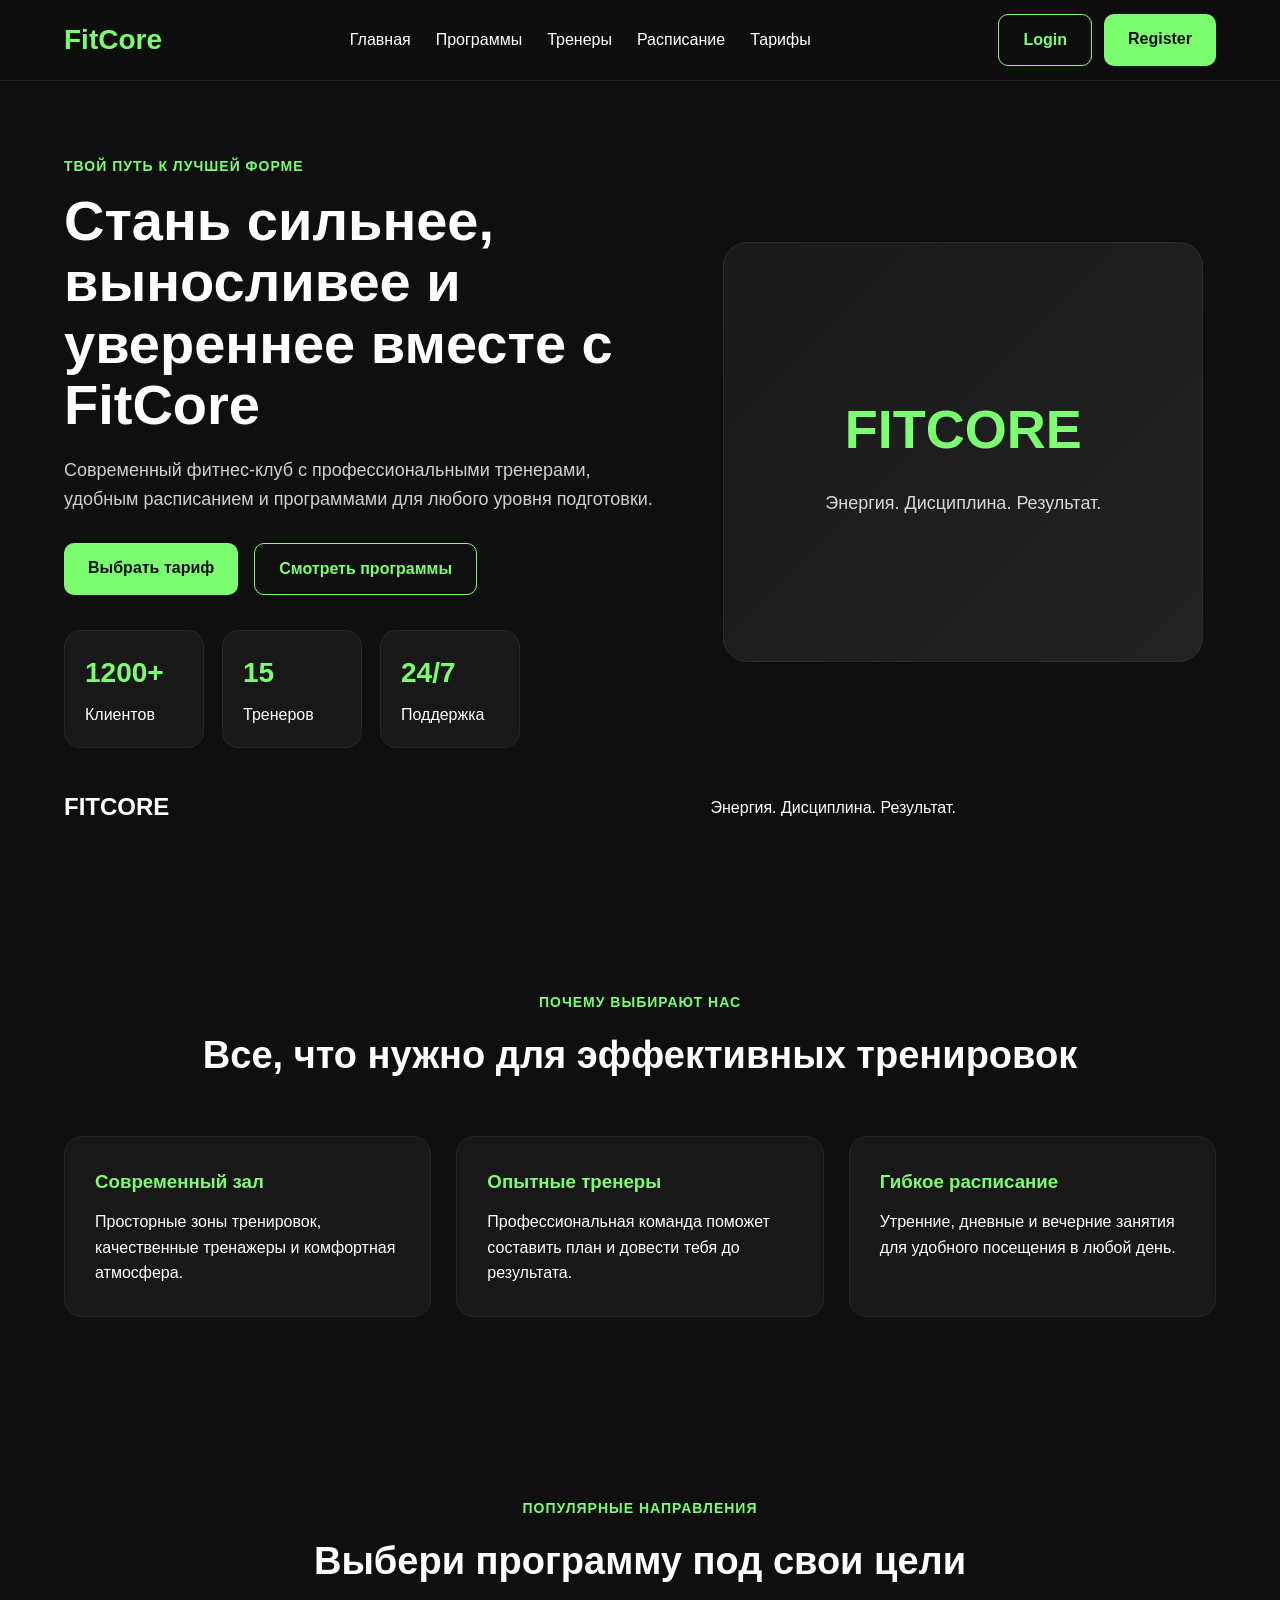
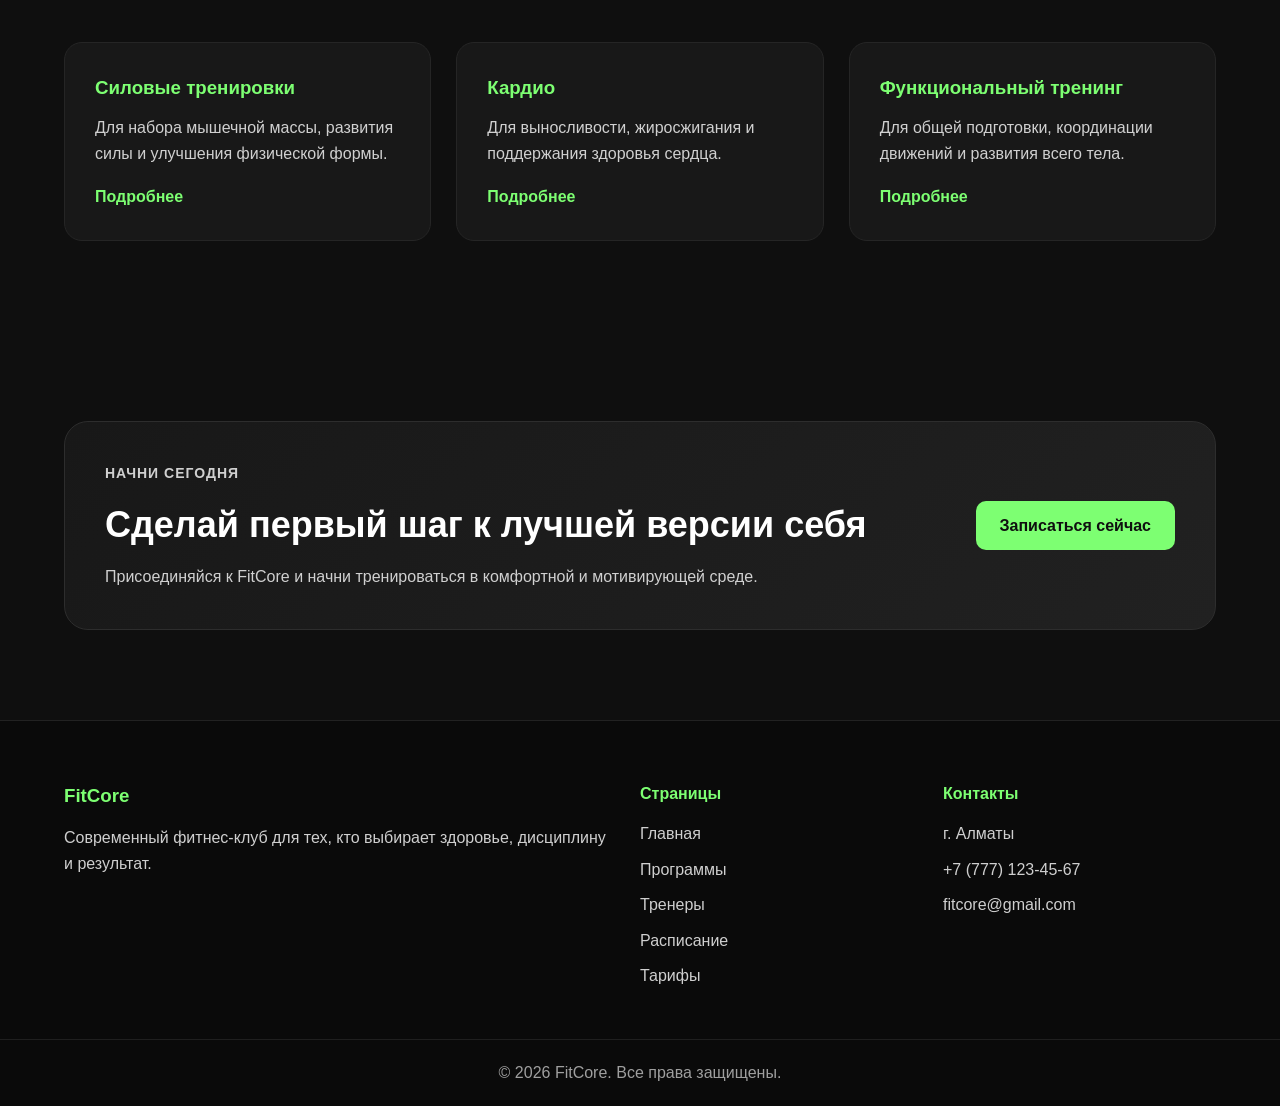
<file: index.html>
<!DOCTYPE html>
<html lang="ru">
<head>
  <meta charset="UTF-8" />
  <meta name="viewport" content="width=device-width, initial-scale=1.0" />
  <title>FitCore | Фитнес-клуб</title>
  <link rel="stylesheet" href="css/style.css" />
</head>
<body>
  <header class="header">
    <div class="container navbar">
      <a href="index.html" class="logo">FitCore</a>

      <nav class="nav">
        <a href="index.html">Главная</a>
        <a href="programs.html">Программы</a>
        <a href="trainers.html">Тренеры</a>
        <a href="schedule.html">Расписание</a>
        <a href="pricing.html">Тарифы</a>
      </nav>

      <div class="nav-buttons">
        <a href="login.html" class="btn btn-outline">Login</a>
        <a href="register.html" class="btn btn-primary">Register</a>
      </div>
    </div>
  </header>

  <main>
    <section class="hero">
      <div class="container hero-content">
        <div class="hero-text">
          <p class="section-label">Твой путь к лучшей форме</p>
          <h1>Стань сильнее, выносливее и увереннее вместе с FitCore</h1>
          <p class="hero-description">
            Современный фитнес-клуб с профессиональными тренерами, удобным расписанием
            и программами для любого уровня подготовки.
          </p>

          <div class="hero-buttons">
            <a href="pricing.html" class="btn btn-primary">Выбрать тариф</a>
            <a href="programs.html" class="btn btn-outline">Смотреть программы</a>
          </div>

          <div class="hero-stats">
            <div class="stat-card">
              <h3>1200+</h3>
              <p>Клиентов</p>
            </div>
            <div class="stat-card">
              <h3>15</h3>
              <p>Тренеров</p>
            </div>
            <div class="stat-card">
              <h3>24/7</h3>
              <p>Поддержка</p>
            </div>
          </div>
        </div>

<div class="hero-image">
  <div class="hero-image-box">
    <h2>FITCORE</h2>
    <p>Энергия. Дисциплина. Результат.</p>
  </div>
</div>
            <h2>FITCORE</h2>
            <p>Энергия. Дисциплина. Результат.</p>
          </div>
        </div>
      </div>
    </section>

    <section class="features section">
      <div class="container">
        <div class="section-title">
          <p class="section-label">Почему выбирают нас</p>
          <h2>Все, что нужно для эффективных тренировок</h2>
        </div>

        <div class="features-grid">
          <div class="feature-card">
            <h3>Современный зал</h3>
            <p>Просторные зоны тренировок, качественные тренажеры и комфортная атмосфера.</p>
          </div>

          <div class="feature-card">
            <h3>Опытные тренеры</h3>
            <p>Профессиональная команда поможет составить план и довести тебя до результата.</p>
          </div>

          <div class="feature-card">
            <h3>Гибкое расписание</h3>
            <p>Утренние, дневные и вечерние занятия для удобного посещения в любой день.</p>
          </div>
        </div>
      </div>
    </section>

    <section class="program-preview section">
      <div class="container">
        <div class="section-title">
          <p class="section-label">Популярные направления</p>
          <h2>Выбери программу под свои цели</h2>
        </div>

        <div class="program-grid">
          <div class="program-card">
            <h3>Силовые тренировки</h3>
            <p>Для набора мышечной массы, развития силы и улучшения физической формы.</p>
            <a href="programs.html">Подробнее</a>
          </div>

          <div class="program-card">
            <h3>Кардио</h3>
            <p>Для выносливости, жиросжигания и поддержания здоровья сердца.</p>
            <a href="programs.html">Подробнее</a>
          </div>

          <div class="program-card">
            <h3>Функциональный тренинг</h3>
            <p>Для общей подготовки, координации движений и развития всего тела.</p>
            <a href="programs.html">Подробнее</a>
          </div>
        </div>
      </div>
    </section>

    <section class="cta section">
      <div class="container cta-box">
        <div>
          <p class="section-label">Начни сегодня</p>
          <h2>Сделай первый шаг к лучшей версии себя</h2>
          <p>
            Присоединяйся к FitCore и начни тренироваться в комфортной и мотивирующей среде.
          </p>
        </div>
        <a href="register.html" class="btn btn-primary">Записаться сейчас</a>
      </div>
    </section>
  </main>

  <footer class="footer">
    <div class="container footer-content">
      <div>
        <h3>FitCore</h3>
        <p>Современный фитнес-клуб для тех, кто выбирает здоровье, дисциплину и результат.</p>
      </div>

      <div>
        <h4>Страницы</h4>
        <ul>
          <li><a href="index.html">Главная</a></li>
          <li><a href="programs.html">Программы</a></li>
          <li><a href="trainers.html">Тренеры</a></li>
          <li><a href="schedule.html">Расписание</a></li>
          <li><a href="pricing.html">Тарифы</a></li>
        </ul>
      </div>

      <div>
        <h4>Контакты</h4>
        <ul>
          <li>г. Алматы</li>
          <li>+7 (777) 123-45-67</li>
          <li>fitcore@gmail.com</li>
        </ul>
      </div>
    </div>

    <div class="footer-bottom">
      <p>© 2026 FitCore. Все права защищены.</p>
    </div>
  </footer>
</body>
</html>
</file>
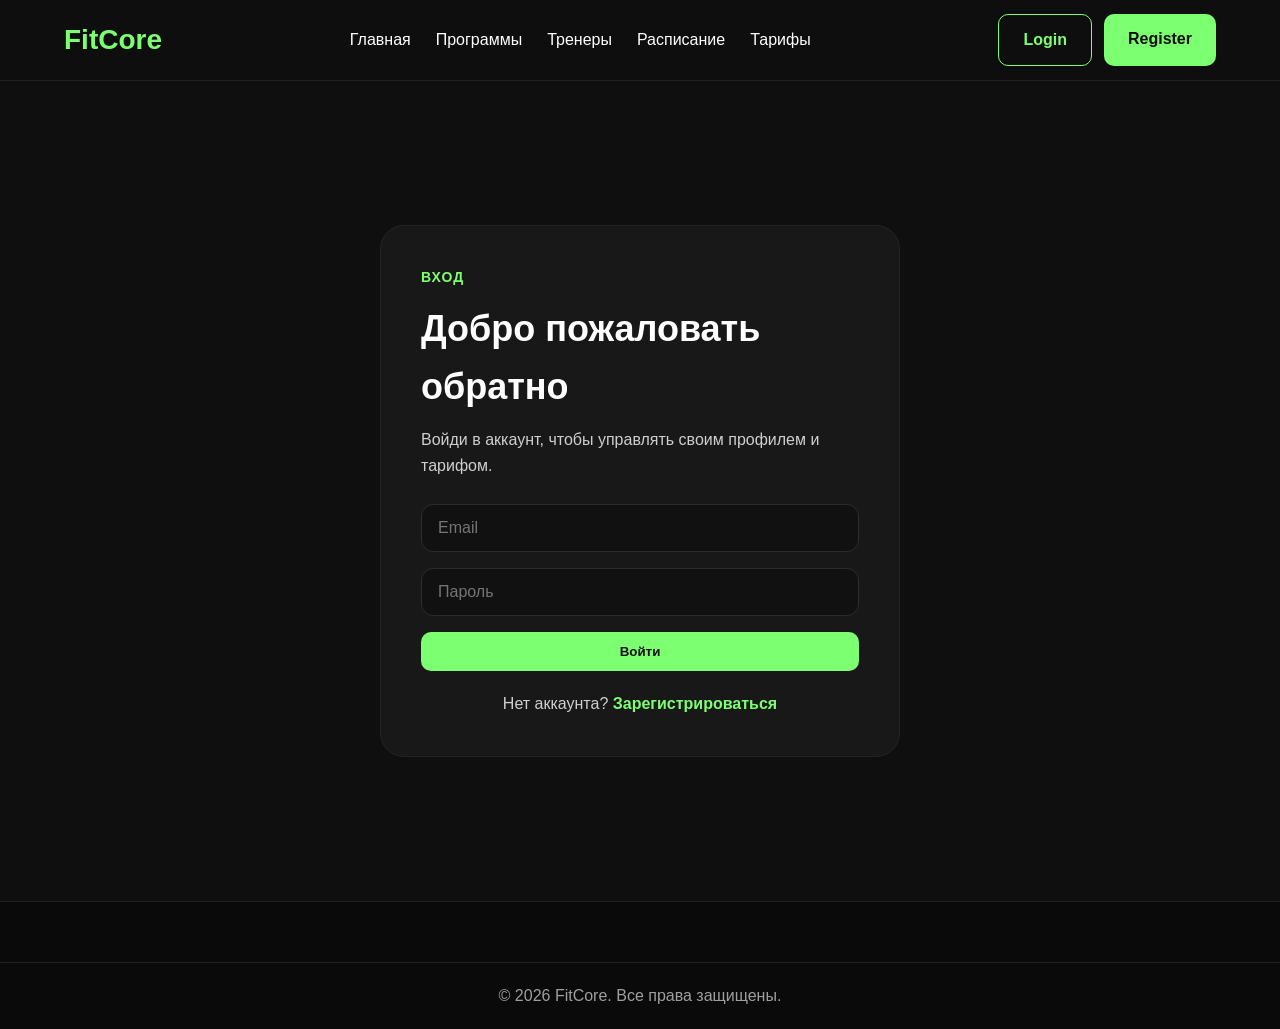
<file: login.html>
<!DOCTYPE html>
<html lang="ru">
<head>
  <meta charset="UTF-8" />
  <meta name="viewport" content="width=device-width, initial-scale=1.0" />
  <title>FitCore | Login</title>
  <link rel="stylesheet" href="css/style.css" />
</head>
<body>
  <header class="header">
    <div class="container navbar">
      <a href="index.html" class="logo">FitCore</a>

      <nav class="nav">
        <a href="index.html">Главная</a>
        <a href="programs.html">Программы</a>
        <a href="trainers.html">Тренеры</a>
        <a href="schedule.html">Расписание</a>
        <a href="pricing.html">Тарифы</a>
      </nav>

      <div class="nav-buttons">
        <a href="login.html" class="btn btn-outline">Login</a>
        <a href="register.html" class="btn btn-primary">Register</a>
      </div>
    </div>
  </header>

  <main>
    <section class="auth-section">
      <div class="container">
        <div class="auth-box">
          <p class="section-label">Вход</p>
          <h1>Добро пожаловать обратно</h1>
          <p class="auth-text">Войди в аккаунт, чтобы управлять своим профилем и тарифом.</p>

          <form class="auth-form">
            <input type="email" placeholder="Email" required />
            <input type="password" placeholder="Пароль" required />
            <button type="submit" class="btn btn-primary">Войти</button>
          </form>

          <p class="auth-link">
            Нет аккаунта? <a href="register.html">Зарегистрироваться</a>
          </p>
        </div>
      </div>
    </section>
  </main>

  <footer class="footer">
    <div class="footer-bottom">
      <p>© 2026 FitCore. Все права защищены.</p>
    </div>
  </footer>
</body>
</html>
</file>
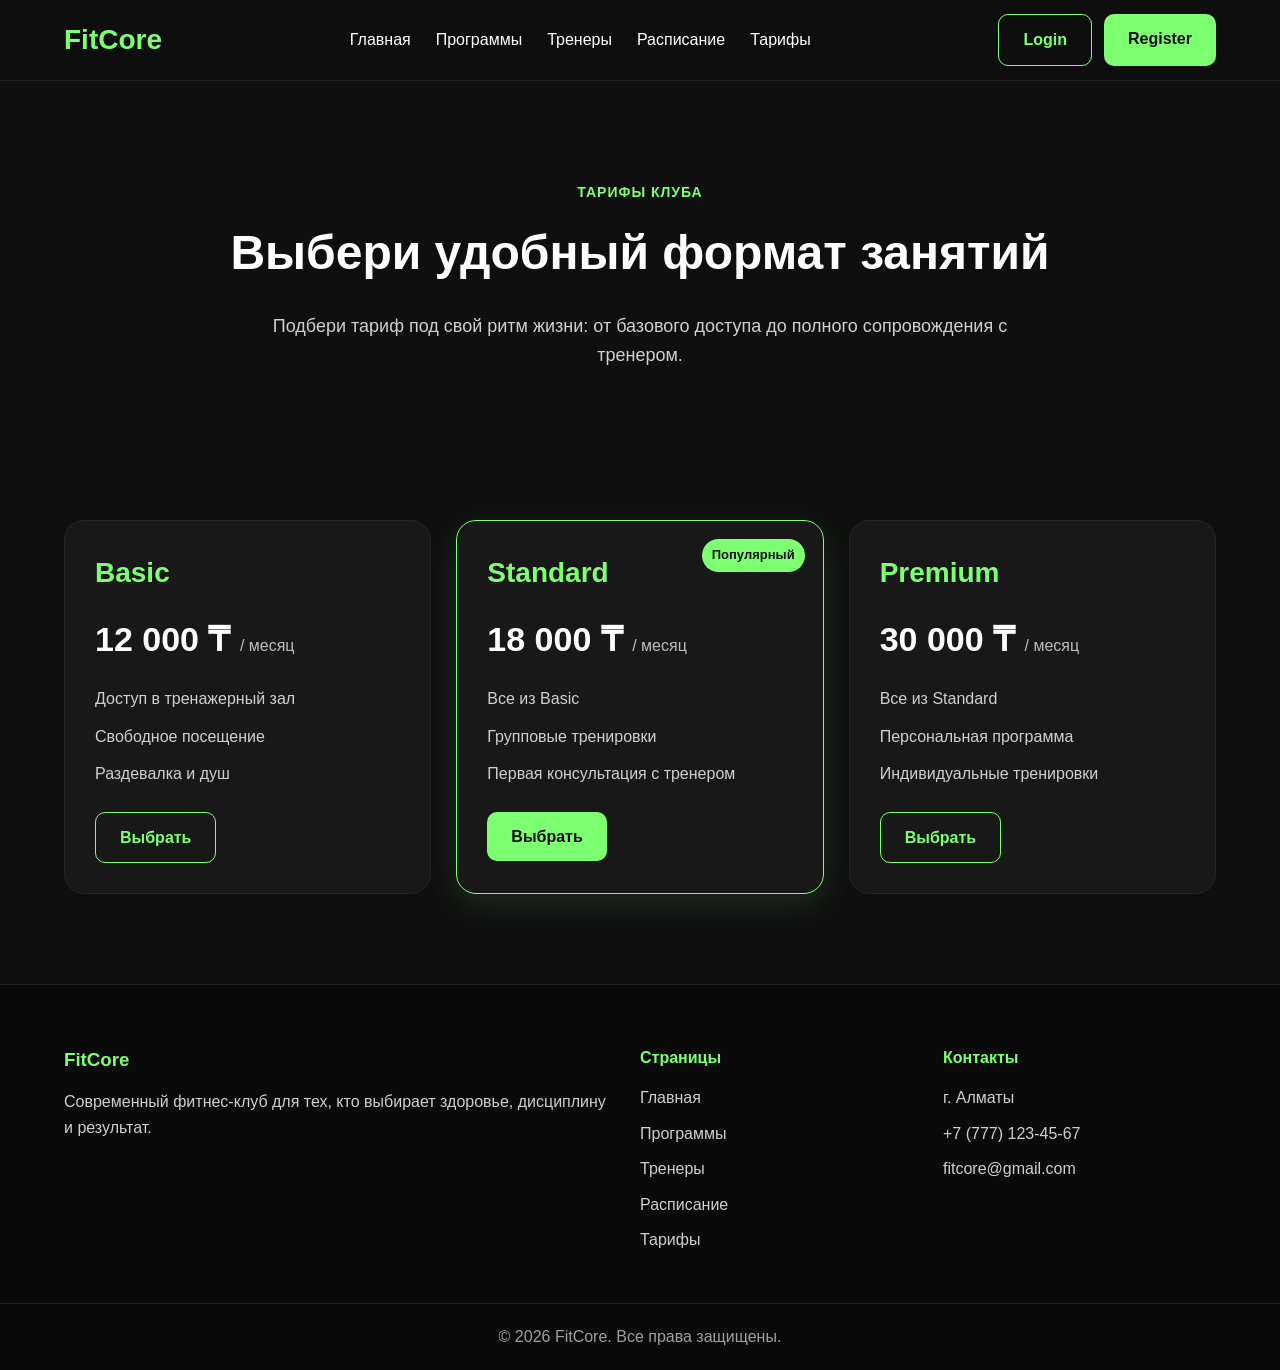
<file: pricing.html>
<!DOCTYPE html>
<html lang="ru">
<head>
  <meta charset="UTF-8" />
  <meta name="viewport" content="width=device-width, initial-scale=1.0" />
  <title>FitCore | Тарифы</title>
  <link rel="stylesheet" href="css/style.css" />
</head>
<body>
  <header class="header">
    <div class="container navbar">
      <a href="index.html" class="logo">FitCore</a>

      <nav class="nav">
        <a href="index.html">Главная</a>
        <a href="programs.html">Программы</a>
        <a href="trainers.html">Тренеры</a>
        <a href="schedule.html">Расписание</a>
        <a href="pricing.html">Тарифы</a>
      </nav>

      <div class="nav-buttons">
        <a href="login.html" class="btn btn-outline">Login</a>
        <a href="register.html" class="btn btn-primary">Register</a>
      </div>
    </div>
  </header>

  <main>
    <section class="page-hero small-hero">
      <div class="container">
        <p class="section-label">Тарифы клуба</p>
        <h1>Выбери удобный формат занятий</h1>
        <p class="page-hero-text">
          Подбери тариф под свой ритм жизни: от базового доступа до полного сопровождения с тренером.
        </p>
      </div>
    </section>

    <section class="section">
      <div class="container">
        <div class="pricing-grid">
          <div class="pricing-card">
            <h3>Basic</h3>
            <div class="price">12 000 ₸ <span>/ месяц</span></div>
            <ul>
              <li>Доступ в тренажерный зал</li>
              <li>Свободное посещение</li>
              <li>Раздевалка и душ</li>
            </ul>
            <a href="register.html" class="btn btn-outline">Выбрать</a>
          </div>

          <div class="pricing-card featured-pricing">
            <p class="pricing-badge">Популярный</p>
            <h3>Standard</h3>
            <div class="price">18 000 ₸ <span>/ месяц</span></div>
            <ul>
              <li>Все из Basic</li>
              <li>Групповые тренировки</li>
              <li>Первая консультация с тренером</li>
            </ul>
            <a href="register.html" class="btn btn-primary">Выбрать</a>
          </div>

          <div class="pricing-card">
            <h3>Premium</h3>
            <div class="price">30 000 ₸ <span>/ месяц</span></div>
            <ul>
              <li>Все из Standard</li>
              <li>Персональная программа</li>
              <li>Индивидуальные тренировки</li>
            </ul>
            <a href="register.html" class="btn btn-outline">Выбрать</a>
          </div>
        </div>
      </div>
    </section>
  </main>

  <footer class="footer">
    <div class="container footer-content">
      <div>
        <h3>FitCore</h3>
        <p>Современный фитнес-клуб для тех, кто выбирает здоровье, дисциплину и результат.</p>
      </div>

      <div>
        <h4>Страницы</h4>
        <ul>
          <li><a href="index.html">Главная</a></li>
          <li><a href="programs.html">Программы</a></li>
          <li><a href="trainers.html">Тренеры</a></li>
          <li><a href="schedule.html">Расписание</a></li>
          <li><a href="pricing.html">Тарифы</a></li>
        </ul>
      </div>

      <div>
        <h4>Контакты</h4>
        <ul>
          <li>г. Алматы</li>
          <li>+7 (777) 123-45-67</li>
          <li>fitcore@gmail.com</li>
        </ul>
      </div>
    </div>

    <div class="footer-bottom">
      <p>© 2026 FitCore. Все права защищены.</p>
    </div>
  </footer>
</body>
</html>
</file>
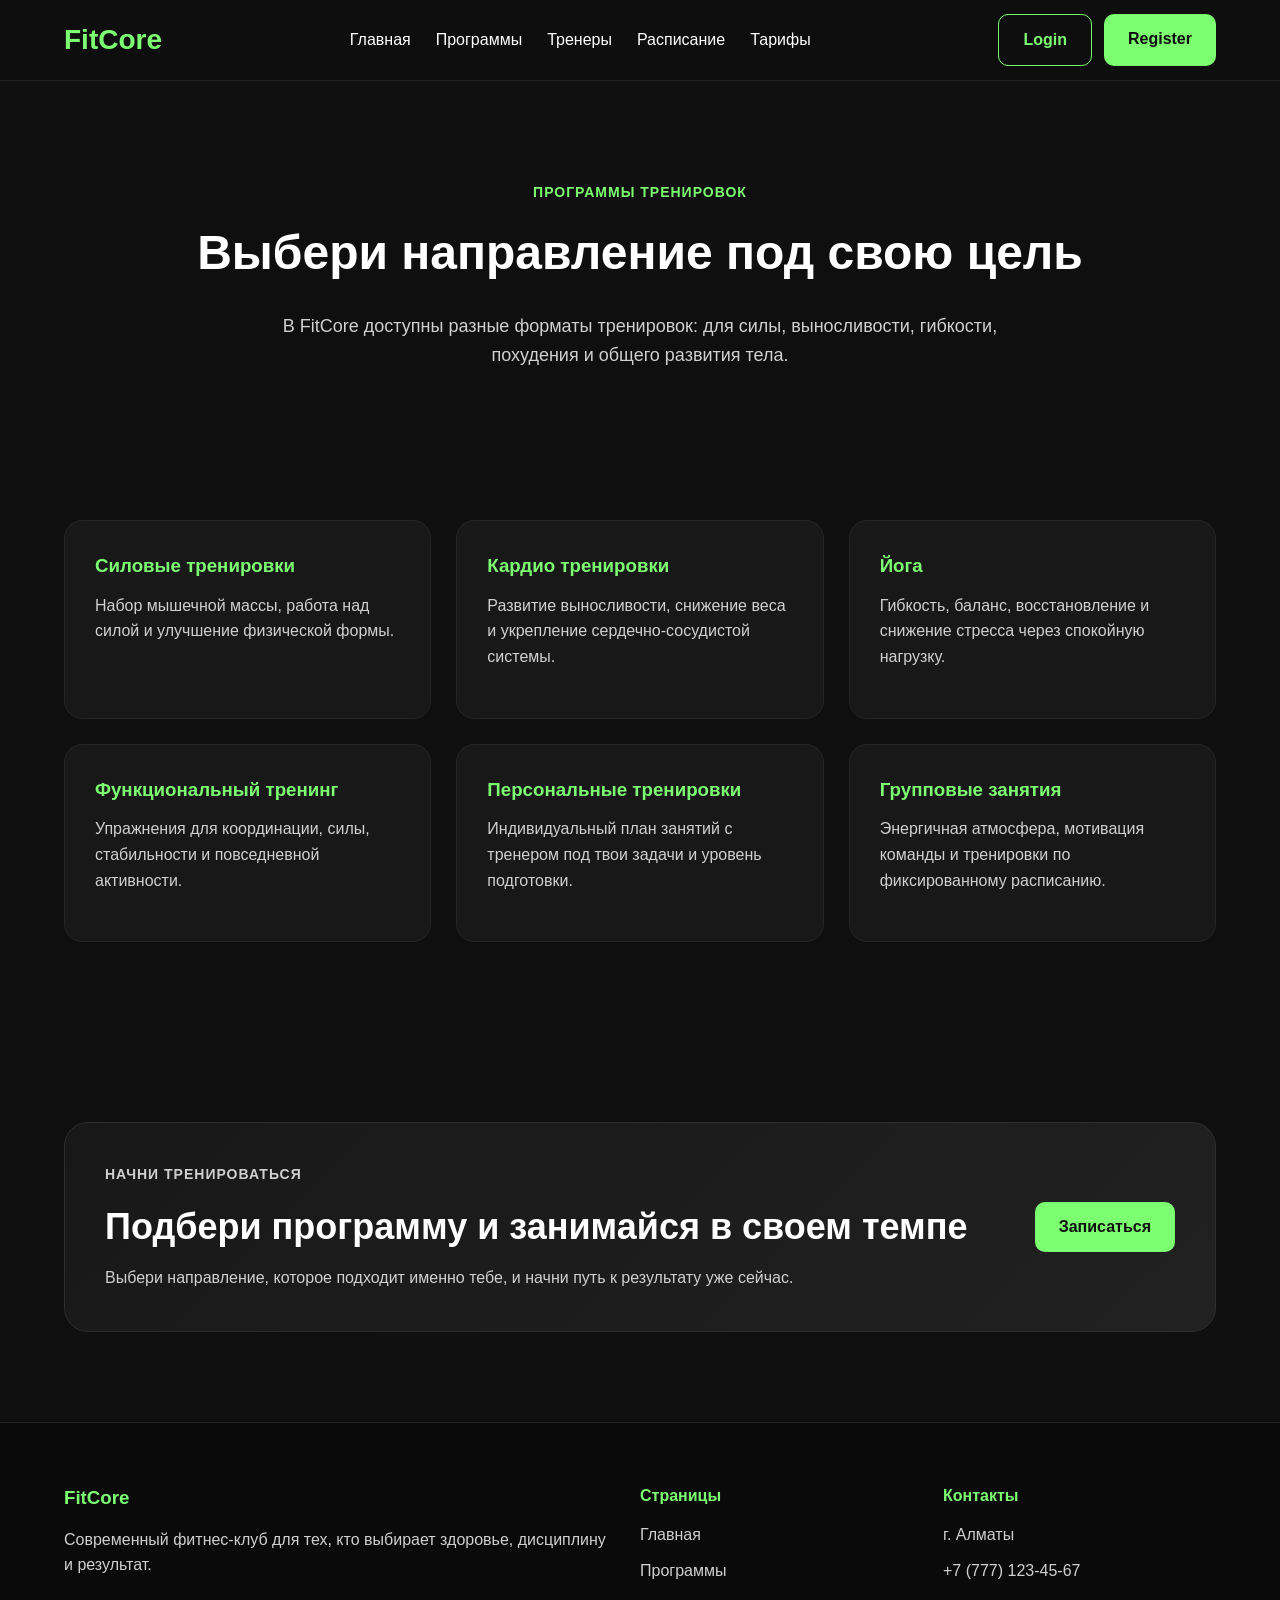
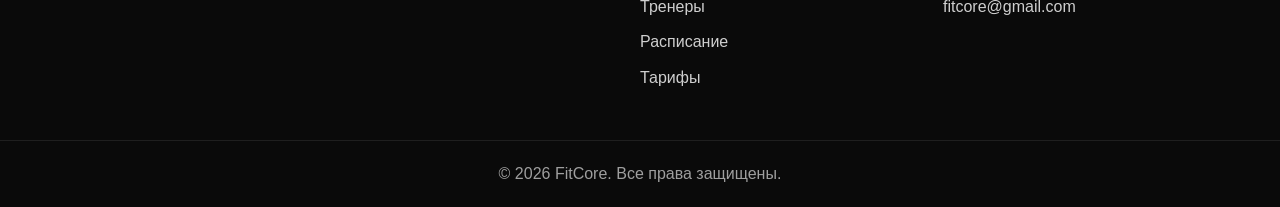
<file: programs.html>
<!DOCTYPE html>
<html lang="ru">
<head>
  <meta charset="UTF-8" />
  <meta name="viewport" content="width=device-width, initial-scale=1.0" />
  <title>FitCore | Программы</title>
  <link rel="stylesheet" href="css/style.css" />
</head>
<body>
  <header class="header">
    <div class="container navbar">
      <a href="index.html" class="logo">FitCore</a>

      <nav class="nav">
        <a href="index.html">Главная</a>
        <a href="programs.html">Программы</a>
        <a href="trainers.html">Тренеры</a>
        <a href="schedule.html">Расписание</a>
        <a href="pricing.html">Тарифы</a>
      </nav>

      <div class="nav-buttons">
        <a href="login.html" class="btn btn-outline">Login</a>
        <a href="register.html" class="btn btn-primary">Register</a>
      </div>
    </div>
  </header>

  <main>
    <section class="page-hero small-hero">
      <div class="container">
        <p class="section-label">Программы тренировок</p>
        <h1>Выбери направление под свою цель</h1>
        <p class="page-hero-text">
          В FitCore доступны разные форматы тренировок: для силы, выносливости,
          гибкости, похудения и общего развития тела.
        </p>
      </div>
    </section>

    <section class="section">
      <div class="container">
        <div class="program-grid">
          <div class="program-card">
            <h3>Силовые тренировки</h3>
            <p>Набор мышечной массы, работа над силой и улучшение физической формы.</p>
          </div>

          <div class="program-card">
            <h3>Кардио тренировки</h3>
            <p>Развитие выносливости, снижение веса и укрепление сердечно-сосудистой системы.</p>
          </div>

          <div class="program-card">
            <h3>Йога</h3>
            <p>Гибкость, баланс, восстановление и снижение стресса через спокойную нагрузку.</p>
          </div>

          <div class="program-card">
            <h3>Функциональный тренинг</h3>
            <p>Упражнения для координации, силы, стабильности и повседневной активности.</p>
          </div>

          <div class="program-card">
            <h3>Персональные тренировки</h3>
            <p>Индивидуальный план занятий с тренером под твои задачи и уровень подготовки.</p>
          </div>

          <div class="program-card">
            <h3>Групповые занятия</h3>
            <p>Энергичная атмосфера, мотивация команды и тренировки по фиксированному расписанию.</p>
          </div>
        </div>
      </div>
    </section>

    <section class="cta section">
      <div class="container cta-box">
        <div>
          <p class="section-label">Начни тренироваться</p>
          <h2>Подбери программу и занимайся в своем темпе</h2>
          <p>Выбери направление, которое подходит именно тебе, и начни путь к результату уже сейчас.</p>
        </div>
        <a href="register.html" class="btn btn-primary">Записаться</a>
      </div>
    </section>
  </main>

  <footer class="footer">
    <div class="container footer-content">
      <div>
        <h3>FitCore</h3>
        <p>Современный фитнес-клуб для тех, кто выбирает здоровье, дисциплину и результат.</p>
      </div>

      <div>
        <h4>Страницы</h4>
        <ul>
          <li><a href="index.html">Главная</a></li>
          <li><a href="programs.html">Программы</a></li>
          <li><a href="trainers.html">Тренеры</a></li>
          <li><a href="schedule.html">Расписание</a></li>
          <li><a href="pricing.html">Тарифы</a></li>
        </ul>
      </div>

      <div>
        <h4>Контакты</h4>
        <ul>
          <li>г. Алматы</li>
          <li>+7 (777) 123-45-67</li>
          <li>fitcore@gmail.com</li>
        </ul>
      </div>
    </div>

    <div class="footer-bottom">
      <p>© 2026 FitCore. Все права защищены.</p>
    </div>
  </footer>
</body>
</html>
</file>
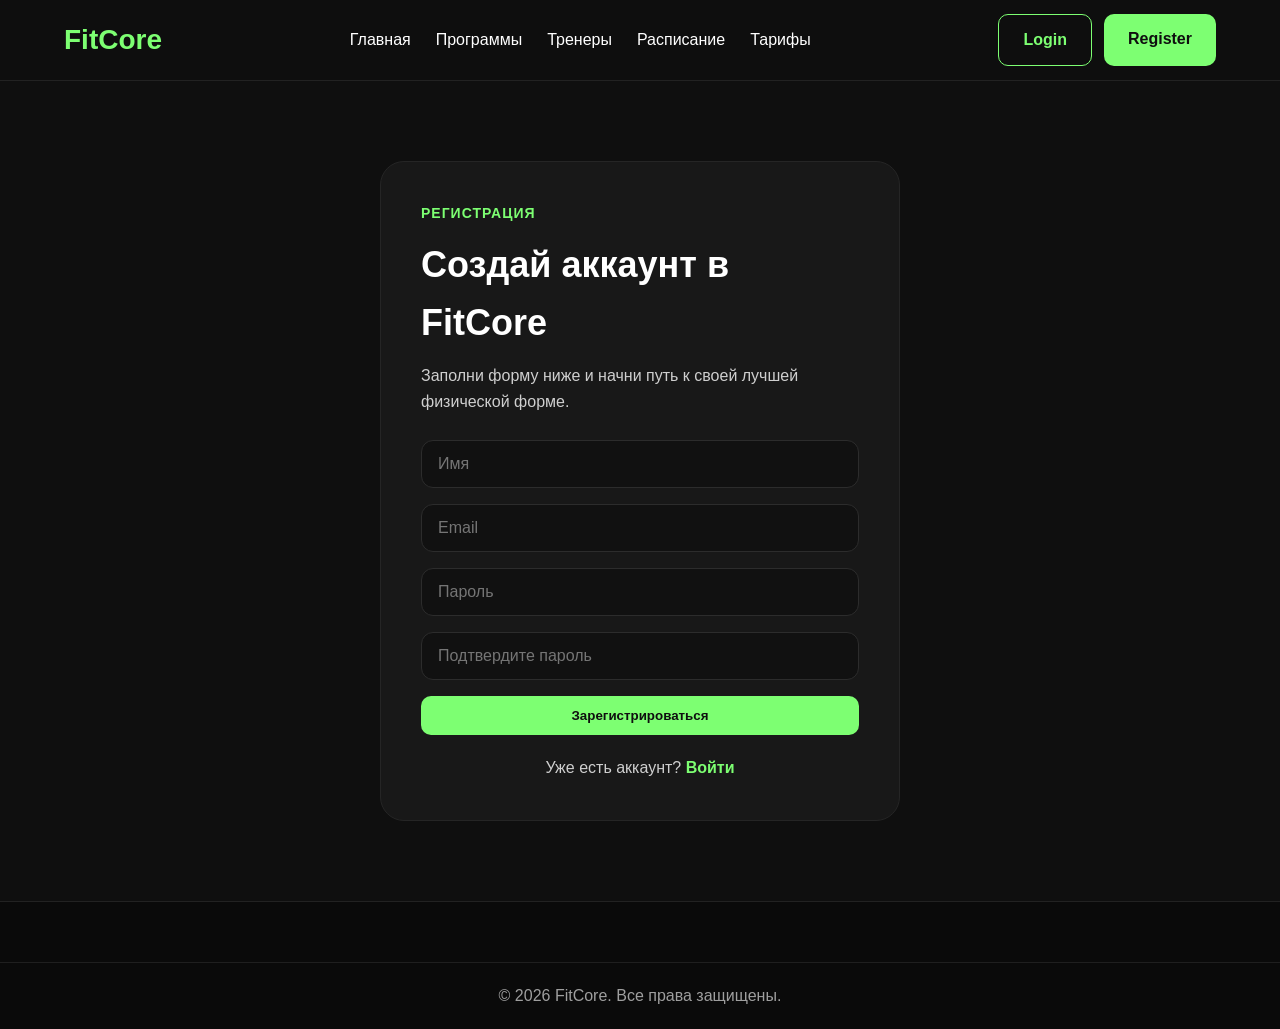
<file: register.html>
<!DOCTYPE html>
<html lang="ru">
<head>
  <meta charset="UTF-8" />
  <meta name="viewport" content="width=device-width, initial-scale=1.0" />
  <title>FitCore | Register</title>
  <link rel="stylesheet" href="css/style.css" />
</head>
<body>
  <header class="header">
    <div class="container navbar">
      <a href="index.html" class="logo">FitCore</a>

      <nav class="nav">
        <a href="index.html">Главная</a>
        <a href="programs.html">Программы</a>
        <a href="trainers.html">Тренеры</a>
        <a href="schedule.html">Расписание</a>
        <a href="pricing.html">Тарифы</a>
      </nav>

      <div class="nav-buttons">
        <a href="login.html" class="btn btn-outline">Login</a>
        <a href="register.html" class="btn btn-primary">Register</a>
      </div>
    </div>
  </header>

  <main>
    <section class="auth-section">
      <div class="container">
        <div class="auth-box">
          <p class="section-label">Регистрация</p>
          <h1>Создай аккаунт в FitCore</h1>
          <p class="auth-text">Заполни форму ниже и начни путь к своей лучшей физической форме.</p>

          <form class="auth-form">
            <input type="text" placeholder="Имя" required />
            <input type="email" placeholder="Email" required />
            <input type="password" placeholder="Пароль" required />
            <input type="password" placeholder="Подтвердите пароль" required />
            <button type="submit" class="btn btn-primary">Зарегистрироваться</button>
          </form>

          <p class="auth-link">
            Уже есть аккаунт? <a href="login.html">Войти</a>
          </p>
        </div>
      </div>
    </section>
  </main>

  <footer class="footer">
    <div class="footer-bottom">
      <p>© 2026 FitCore. Все права защищены.</p>
    </div>
  </footer>
</body>
</html>
</file>
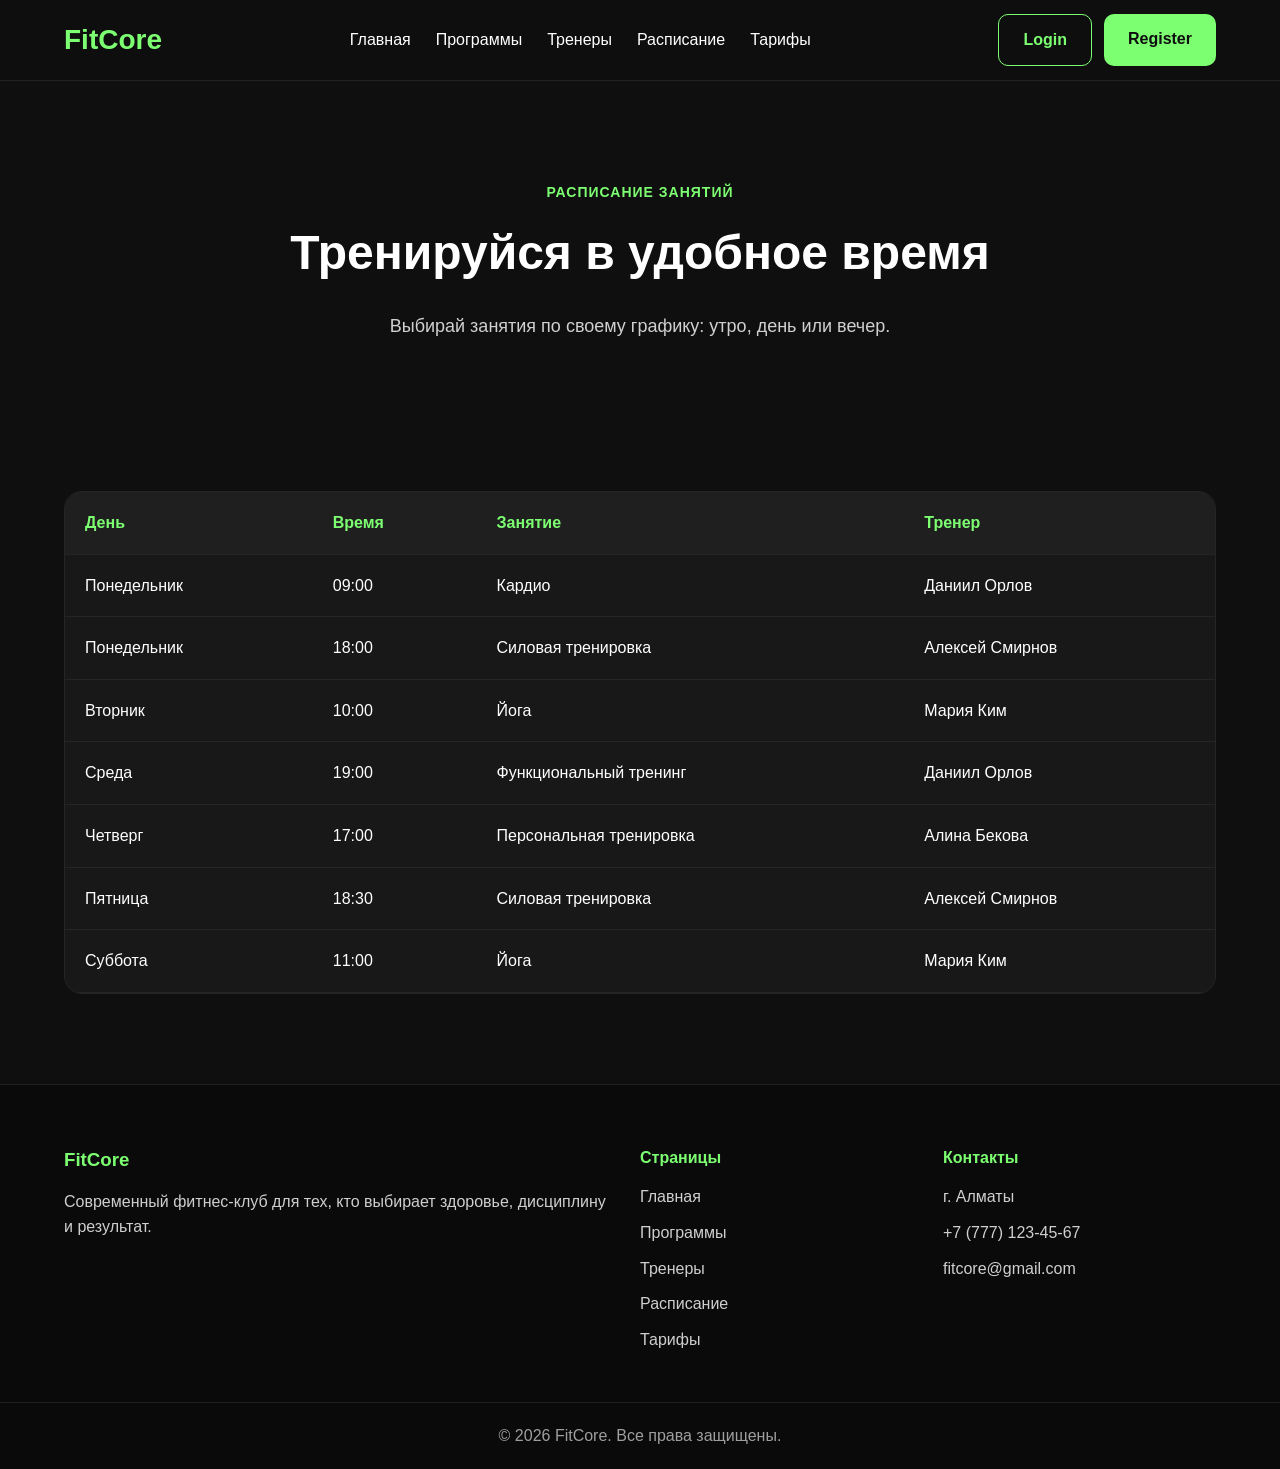
<file: schedule.html>
<!DOCTYPE html>
<html lang="ru">
<head>
  <meta charset="UTF-8" />
  <meta name="viewport" content="width=device-width, initial-scale=1.0" />
  <title>FitCore | Расписание</title>
  <link rel="stylesheet" href="css/style.css" />
</head>
<body>
  <header class="header">
    <div class="container navbar">
      <a href="index.html" class="logo">FitCore</a>

      <nav class="nav">
        <a href="index.html">Главная</a>
        <a href="programs.html">Программы</a>
        <a href="trainers.html">Тренеры</a>
        <a href="schedule.html">Расписание</a>
        <a href="pricing.html">Тарифы</a>
      </nav>

      <div class="nav-buttons">
        <a href="login.html" class="btn btn-outline">Login</a>
        <a href="register.html" class="btn btn-primary">Register</a>
      </div>
    </div>
  </header>

  <main>
    <section class="page-hero small-hero">
      <div class="container">
        <p class="section-label">Расписание занятий</p>
        <h1>Тренируйся в удобное время</h1>
        <p class="page-hero-text">
          Выбирай занятия по своему графику: утро, день или вечер.
        </p>
      </div>
    </section>

    <section class="section">
      <div class="container">
        <div class="schedule-table-wrapper">
          <table class="schedule-table">
            <thead>
              <tr>
                <th>День</th>
                <th>Время</th>
                <th>Занятие</th>
                <th>Тренер</th>
              </tr>
            </thead>
            <tbody>
              <tr>
                <td>Понедельник</td>
                <td>09:00</td>
                <td>Кардио</td>
                <td>Даниил Орлов</td>
              </tr>
              <tr>
                <td>Понедельник</td>
                <td>18:00</td>
                <td>Силовая тренировка</td>
                <td>Алексей Смирнов</td>
              </tr>
              <tr>
                <td>Вторник</td>
                <td>10:00</td>
                <td>Йога</td>
                <td>Мария Ким</td>
              </tr>
              <tr>
                <td>Среда</td>
                <td>19:00</td>
                <td>Функциональный тренинг</td>
                <td>Даниил Орлов</td>
              </tr>
              <tr>
                <td>Четверг</td>
                <td>17:00</td>
                <td>Персональная тренировка</td>
                <td>Алина Бекова</td>
              </tr>
              <tr>
                <td>Пятница</td>
                <td>18:30</td>
                <td>Силовая тренировка</td>
                <td>Алексей Смирнов</td>
              </tr>
              <tr>
                <td>Суббота</td>
                <td>11:00</td>
                <td>Йога</td>
                <td>Мария Ким</td>
              </tr>
            </tbody>
          </table>
        </div>
      </div>
    </section>
  </main>

  <footer class="footer">
    <div class="container footer-content">
      <div>
        <h3>FitCore</h3>
        <p>Современный фитнес-клуб для тех, кто выбирает здоровье, дисциплину и результат.</p>
      </div>

      <div>
        <h4>Страницы</h4>
        <ul>
          <li><a href="index.html">Главная</a></li>
          <li><a href="programs.html">Программы</a></li>
          <li><a href="trainers.html">Тренеры</a></li>
          <li><a href="schedule.html">Расписание</a></li>
          <li><a href="pricing.html">Тарифы</a></li>
        </ul>
      </div>

      <div>
        <h4>Контакты</h4>
        <ul>
          <li>г. Алматы</li>
          <li>+7 (777) 123-45-67</li>
          <li>fitcore@gmail.com</li>
        </ul>
      </div>
    </div>

    <div class="footer-bottom">
      <p>© 2026 FitCore. Все права защищены.</p>
    </div>
  </footer>
</body>
</html>
</file>
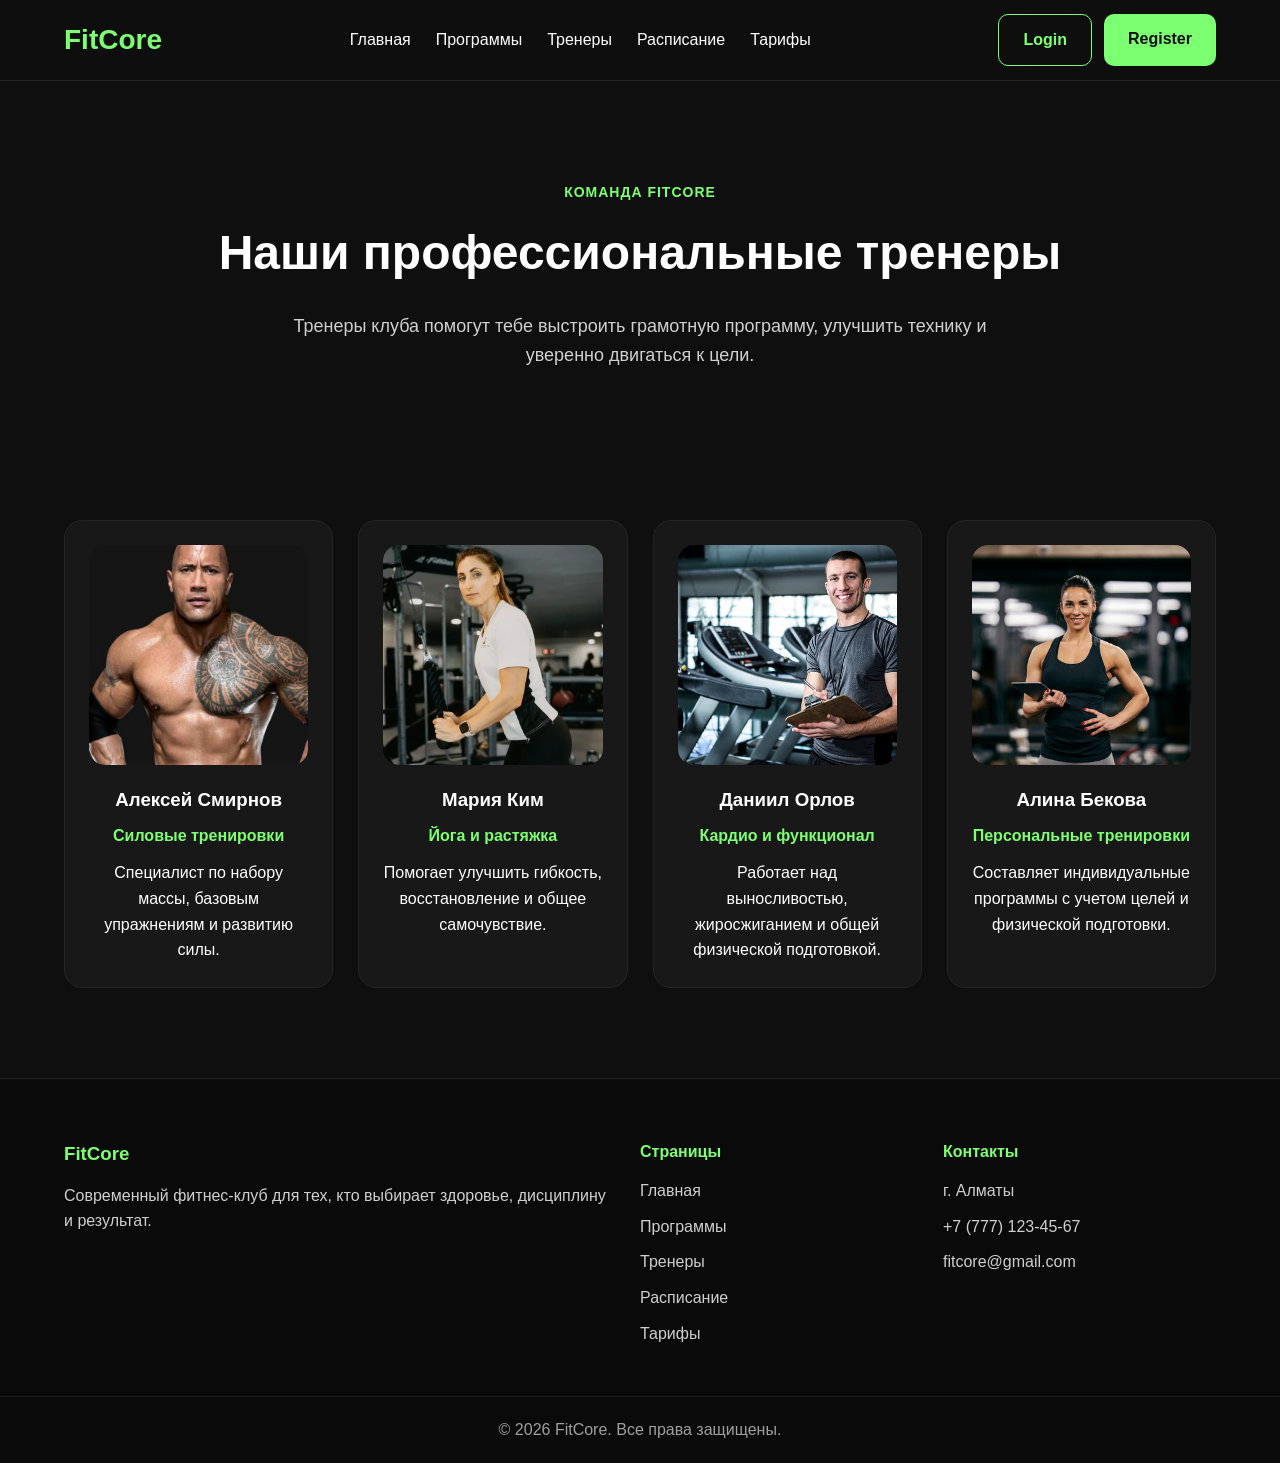
<file: trainers.html>
<!DOCTYPE html>
<html lang="ru">
<head>
  <meta charset="UTF-8" />
  <meta name="viewport" content="width=device-width, initial-scale=1.0" />
  <title>FitCore | Тренеры</title>
  <link rel="stylesheet" href="css/style.css" />
</head>
<body>
  <header class="header">
    <div class="container navbar">
      <a href="index.html" class="logo">FitCore</a>

      <nav class="nav">
        <a href="index.html">Главная</a>
        <a href="programs.html">Программы</a>
        <a href="trainers.html">Тренеры</a>
        <a href="schedule.html">Расписание</a>
        <a href="pricing.html">Тарифы</a>
      </nav>

      <div class="nav-buttons">
        <a href="login.html" class="btn btn-outline">Login</a>
        <a href="register.html" class="btn btn-primary">Register</a>
      </div>
    </div>
  </header>

  <main>
    <section class="page-hero small-hero">
      <div class="container">
        <p class="section-label">Команда FitCore</p>
        <h1>Наши профессиональные тренеры</h1>
        <p class="page-hero-text">
          Тренеры клуба помогут тебе выстроить грамотную программу,
          улучшить технику и уверенно двигаться к цели.
        </p>
      </div>
    </section>

    <section class="section">
      <div class="container">
        <div class="trainers-grid">
          <div class="trainer-card">
            <img src="images/trainer1.jpg" class="trainer-photo" alt="trainer">
            <h3>Алексей Смирнов</h3>
            <p class="trainer-role">Силовые тренировки</p>
            <p>Специалист по набору массы, базовым упражнениям и развитию силы.</p>
          </div>

          <div class="trainer-card">
            <img src="images/trainer2.jpg" class="trainer-photo" alt="trainer">
            <h3>Мария Ким</h3>
            <p class="trainer-role">Йога и растяжка</p>
            <p>Помогает улучшить гибкость, восстановление и общее самочувствие.</p>
          </div>

          <div class="trainer-card">
            <img src="images/trainer3.jpg" class="trainer-photo" alt="trainer">
            <h3>Даниил Орлов</h3>
            <p class="trainer-role">Кардио и функционал</p>
            <p>Работает над выносливостью, жиросжиганием и общей физической подготовкой.</p>
          </div>

          <div class="trainer-card">
            <img src="images/trainer4.jpg" class="trainer-photo" alt="trainer">
            <h3>Алина Бекова</h3>
            <p class="trainer-role">Персональные тренировки</p>
            <p>Составляет индивидуальные программы с учетом целей и физической подготовки.</p>
          </div>
        </div>
      </div>
    </section>
  </main>

  <footer class="footer">
    <div class="container footer-content">
      <div>
        <h3>FitCore</h3>
        <p>Современный фитнес-клуб для тех, кто выбирает здоровье, дисциплину и результат.</p>
      </div>

      <div>
        <h4>Страницы</h4>
        <ul>
          <li><a href="index.html">Главная</a></li>
          <li><a href="programs.html">Программы</a></li>
          <li><a href="trainers.html">Тренеры</a></li>
          <li><a href="schedule.html">Расписание</a></li>
          <li><a href="pricing.html">Тарифы</a></li>
        </ul>
      </div>

      <div>
        <h4>Контакты</h4>
        <ul>
          <li>г. Алматы</li>
          <li>+7 (777) 123-45-67</li>
          <li>fitcore@gmail.com</li>
        </ul>
      </div>
    </div>

    <div class="footer-bottom">
      <p>© 2026 FitCore. Все права защищены.</p>
    </div>
  </footer>
</body>
</html>
</file>
<file: css/style.css>
* {
  margin: 0;
  padding: 0;
  box-sizing: border-box;
}

html {
  scroll-behavior: smooth;
}

body {
  font-family: Arial, sans-serif;
  background-color: #0f0f0f;
  color: #ffffff;
  line-height: 1.6;
}

a {
  text-decoration: none;
  color: inherit;
}

ul {
  list-style: none;
}

img {
  max-width: 100%;
  display: block;
}

.container {
  width: 90%;
  max-width: 1200px;
  margin: 0 auto;
}

.section {
  padding: 90px 0;
}

.section-label {
  color: #7dff72;
  font-weight: bold;
  text-transform: uppercase;
  letter-spacing: 1px;
  margin-bottom: 12px;
  font-size: 14px;
}

.section-title {
  text-align: center;
  margin-bottom: 50px;
}

.section-title h2 {
  font-size: 38px;
  margin-bottom: 10px;
}

.header {
  background-color: rgba(15, 15, 15, 0.95);
  border-bottom: 1px solid #222;
  position: sticky;
  top: 0;
  z-index: 1000;
}

.navbar {
  min-height: 80px;
  display: flex;
  align-items: center;
  justify-content: space-between;
  gap: 20px;
}

.logo {
  font-size: 28px;
  font-weight: bold;
  color: #7dff72;
}

.nav {
  display: flex;
  gap: 25px;
  flex-wrap: wrap;
}

.nav a {
  color: #ffffff;
  transition: 0.3s;
}

.nav a:hover {
  color: #7dff72;
}

.nav-buttons {
  display: flex;
  gap: 12px;
}

.btn {
  display: inline-block;
  padding: 12px 24px;
  border-radius: 10px;
  font-weight: bold;
  transition: 0.3s;
}

.btn-primary {
  background-color: #7dff72;
  color: #0f0f0f;
}

.btn-primary:hover {
  transform: translateY(-3px);
  box-shadow: 0 10px 25px rgba(125, 255, 114, 0.25);
}

.btn-outline {
  border: 1px solid #7dff72;
  color: #7dff72;
}

.btn-outline:hover {
  background-color: #7dff72;
  color: #0f0f0f;
  transform: translateY(-3px);
}

.hero {
  min-height: calc(100vh - 80px);
  display: flex;
  align-items: center;
  padding: 60px 0;
}

.hero-content {
  display: grid;
  grid-template-columns: 1.2fr 1fr;
  gap: 40px;
  align-items: center;
}

.hero-text {
  animation: fadeUp 1s ease;
}

.hero-text h1 {
  font-size: 56px;
  line-height: 1.1;
  margin-bottom: 20px;
}

.hero-description {
  font-size: 18px;
  color: #d0d0d0;
  max-width: 600px;
  margin-bottom: 30px;
}

.hero-buttons {
  display: flex;
  gap: 16px;
  flex-wrap: wrap;
  margin-bottom: 35px;
}

.hero-stats {
  display: flex;
  gap: 18px;
  flex-wrap: wrap;
}

.stat-card {
  background-color: #181818;
  border: 1px solid #252525;
  padding: 20px;
  border-radius: 16px;
  min-width: 140px;
  transition: 0.3s;
}

.stat-card:hover {
  transform: translateY(-6px);
  border-color: #7dff72;
}

.stat-card h3 {
  color: #7dff72;
  font-size: 28px;
  margin-bottom: 6px;
}

.hero-image {
  display: flex;
  justify-content: center;
  align-items: center;
}

.hero-image-box {
  width: 100%;
  max-width: 480px;
  min-height: 420px;
  border-radius: 24px;
  background: linear-gradient(135deg, #1a1a1a, #222222);
  border: 1px solid #2c2c2c;
  display: flex;
  flex-direction: column;
  justify-content: center;
  align-items: center;
  gap: 16px;
  text-align: center;
  padding: 30px;
  animation: pulseBox 3s infinite ease-in-out;
}

.hero-image-box h2 {
  font-size: 54px;
  color: #7dff72;
}

.hero-image-box p {
  font-size: 18px;
  color: #d9d9d9;
}

.features-grid {
  display: grid;
  grid-template-columns: repeat(3, 1fr);
  gap: 25px;
}

.feature-card {
  background-color: #181818;
  padding: 30px;
  border-radius: 18px;
  border: 1px solid #252525;
  transition: 0.3s;
}

.feature-card:hover {
  transform: translateY(-8px);
  border-color: #7dff72;
}

.feature-card h3 {
  margin-bottom: 12px;
  color: #7dff72;
}

.program-grid {
  display: grid;
  grid-template-columns: repeat(3, 1fr);
  gap: 25px;
}

.program-card {
  background-color: #181818;
  padding: 30px;
  border-radius: 18px;
  border: 1px solid #252525;
  transition: 0.3s;
}

.program-card:hover {
  transform: translateY(-8px);
  border-color: #7dff72;
}

.program-card h3 {
  margin-bottom: 12px;
  color: #7dff72;
}

.program-card p {
  color: #d0d0d0;
  margin-bottom: 18px;
}

.program-card a {
  color: #7dff72;
  font-weight: bold;
}

.cta-box {
  background: linear-gradient(135deg, #181818, #212121);
  border: 1px solid #2d2d2d;
  border-radius: 24px;
  padding: 40px;
  display: flex;
  justify-content: space-between;
  gap: 30px;
  align-items: center;
}

.cta-box h2 {
  font-size: 36px;
  margin-bottom: 10px;
}

.cta-box p {
  color: #d0d0d0;
  max-width: 700px;
}

.footer {
  background-color: #0a0a0a;
  border-top: 1px solid #222;
  padding-top: 60px;
}

.footer-content {
  display: grid;
  grid-template-columns: 2fr 1fr 1fr;
  gap: 30px;
  padding-bottom: 40px;
}

.footer-content h3,
.footer-content h4 {
  margin-bottom: 14px;
  color: #7dff72;
}

.footer-content p,
.footer-content li {
  color: #cfcfcf;
  margin-bottom: 10px;
}

.footer-content a {
  transition: 0.3s;
}

.footer-content a:hover {
  color: #7dff72;
}

.footer-bottom {
  border-top: 1px solid #1f1f1f;
  text-align: center;
  padding: 20px 0;
  color: #9f9f9f;
}

@keyframes fadeUp {
  from {
    opacity: 0;
    transform: translateY(35px);
  }
  to {
    opacity: 1;
    transform: translateY(0);
  }
}

@keyframes pulseBox {
  0% {
    transform: translateY(0px);
  }
  50% {
    transform: translateY(-8px);
  }
  100% {
    transform: translateY(0px);
  }
}

@media (max-width: 992px) {
  .hero-content,
  .features-grid,
  .program-grid,
  .footer-content {
    grid-template-columns: 1fr 1fr;
  }

  .hero-text h1 {
    font-size: 44px;
  }

  .cta-box {
    flex-direction: column;
    align-items: flex-start;
  }
}

@media (max-width: 768px) {
  .navbar {
    flex-direction: column;
    justify-content: center;
    padding: 20px 0;
  }

  .nav,
  .nav-buttons {
    justify-content: center;
    flex-wrap: wrap;
  }

  .hero-content,
  .features-grid,
  .program-grid,
  .footer-content {
    grid-template-columns: 1fr;
  }

  .hero {
    min-height: auto;
    padding: 70px 0;
  }

  .hero-text h1 {
    font-size: 36px;
  }

  .section-title h2,
  .cta-box h2 {
    font-size: 30px;
  }

  .hero-image-box {
    min-height: 300px;
  }
}

@media (max-width: 480px) {
  .btn {
    width: 100%;
    text-align: center;
  }

  .hero-buttons {
    flex-direction: column;
  }

  .hero-text h1 {
    font-size: 30px;
  }

  .section {
    padding: 70px 0;
  }

  .stat-card {
    width: 100%;
  }
}
.small-hero {
  padding: 100px 0 60px;
  text-align: center;
}

.small-hero h1 {
  font-size: 48px;
  margin-bottom: 20px;
  animation: fadeUp 1s ease;
}

.page-hero-text {
  max-width: 750px;
  margin: 0 auto;
  color: #d0d0d0;
  font-size: 18px;
}

.trainers-grid {
  display: grid;
  grid-template-columns: repeat(4, 1fr);
  gap: 25px;
}

.trainer-card {
  background-color: #181818;
  border: 1px solid #252525;
  border-radius: 18px;
  padding: 24px;
  transition: 0.3s;
  text-align: center;
}

.trainer-card:hover {
  transform: translateY(-8px);
  border-color: #7dff72;
}

.trainer-photo {
  height: 220px;
  border-radius: 16px;
  background: linear-gradient(135deg, #232323, #2d2d2d);
  display: flex;
  align-items: center;
  justify-content: center;
  color: #7dff72;
  font-weight: bold;
  margin-bottom: 20px;
}

.trainer-card h3 {
  margin-bottom: 8px;
}

.trainer-role {
  color: #7dff72;
  font-weight: bold;
  margin-bottom: 12px;
}

.schedule-table-wrapper {
  overflow-x: auto;
  background-color: #181818;
  border: 1px solid #252525;
  border-radius: 18px;
}

.schedule-table {
  width: 100%;
  border-collapse: collapse;
  min-width: 700px;
}

.schedule-table th,
.schedule-table td {
  padding: 18px 20px;
  text-align: left;
  border-bottom: 1px solid #252525;
}

.schedule-table th {
  background-color: #1f1f1f;
  color: #7dff72;
}

.schedule-table tr:hover {
  background-color: #141414;
}

@media (max-width: 992px) {
  .trainers-grid {
    grid-template-columns: 1fr 1fr;
  }

  .small-hero h1 {
    font-size: 40px;
  }
}

@media (max-width: 768px) {
  .trainers-grid {
    grid-template-columns: 1fr;
  }

  .small-hero h1 {
    font-size: 32px;
  }

  .page-hero-text {
    font-size: 16px;
  }
}
.pricing-grid {
  display: grid;
  grid-template-columns: repeat(3, 1fr);
  gap: 25px;
}

.pricing-card {
  background-color: #181818;
  border: 1px solid #252525;
  border-radius: 20px;
  padding: 30px;
  transition: 0.3s;
  position: relative;
}

.pricing-card:hover {
  transform: translateY(-8px);
  border-color: #7dff72;
}

.pricing-card h3 {
  font-size: 28px;
  margin-bottom: 16px;
  color: #7dff72;
}

.price {
  font-size: 34px;
  font-weight: bold;
  margin-bottom: 20px;
}

.price span {
  font-size: 16px;
  color: #bdbdbd;
  font-weight: normal;
}

.pricing-card ul {
  margin-bottom: 25px;
}

.pricing-card ul li {
  margin-bottom: 12px;
  color: #d0d0d0;
}

.featured-pricing {
  border: 1px solid #7dff72;
  box-shadow: 0 10px 30px rgba(125, 255, 114, 0.12);
}

.pricing-badge {
  position: absolute;
  top: 18px;
  right: 18px;
  background-color: #7dff72;
  color: #0f0f0f;
  font-size: 13px;
  font-weight: bold;
  padding: 6px 10px;
  border-radius: 999px;
}

.auth-section {
  min-height: calc(100vh - 80px);
  display: flex;
  align-items: center;
  padding: 70px 0;
}

.auth-box {
  max-width: 520px;
  margin: 0 auto;
  background-color: #181818;
  border: 1px solid #252525;
  border-radius: 24px;
  padding: 40px;
  animation: fadeUp 0.9s ease;
}

.auth-box h1 {
  font-size: 36px;
  margin-bottom: 12px;
}

.auth-text {
  color: #cfcfcf;
  margin-bottom: 25px;
}

.auth-form {
  display: flex;
  flex-direction: column;
  gap: 16px;
}

.auth-form input {
  padding: 14px 16px;
  border-radius: 12px;
  border: 1px solid #2c2c2c;
  background-color: #111111;
  color: #ffffff;
  font-size: 16px;
  outline: none;
  transition: 0.3s;
}

.auth-form input:focus {
  border-color: #7dff72;
  box-shadow: 0 0 0 3px rgba(125, 255, 114, 0.08);
}

.auth-form button {
  border: none;
  cursor: pointer;
}

.auth-link {
  margin-top: 20px;
  color: #cfcfcf;
  text-align: center;
}

.auth-link a {
  color: #7dff72;
  font-weight: bold;
}

/* RESPONSIVE EXTRA */
@media (max-width: 992px) {
  .pricing-grid {
    grid-template-columns: 1fr;
  }
}

@media (max-width: 768px) {
  .auth-box {
    padding: 30px 22px;
  }

  .auth-box h1 {
    font-size: 28px;
  }

  .price {
    font-size: 28px;
  }
}
.trainer-photo {
  width: 100%;
  height: 220px;
  object-fit: cover;
  border-radius: 16px;
  margin-bottom: 20px;
}

.nav a.active-link {
  color: #7dff72;
  position: relative;
}

.nav a.active-link::after {
  content: "";
  position: absolute;
  left: 0;
  bottom: -6px;
  width: 100%;
  height: 2px;
  background-color: #7dff72;
  border-radius: 10px;
}

.hidden-element {
  opacity: 0;
  transform: translateY(30px);
  transition: all 0.7s ease;
}

.show-element {
  opacity: 1;
  transform: translateY(0);
}

.btn-clicked {
  transform: scale(0.97);
}

.scroll-top-btn {
  position: fixed;
  right: 20px;
  bottom: 20px;
  width: 48px;
  height: 48px;
  border: none;
  border-radius: 50%;
  background-color: #7dff72;
  color: #0f0f0f;
  font-size: 24px;
  font-weight: bold;
  cursor: pointer;
  box-shadow: 0 10px 25px rgba(125, 255, 114, 0.25);
  opacity: 0;
  visibility: hidden;
  transform: translateY(20px);
  transition: 0.3s;
  z-index: 1200;
}

.scroll-top-btn:hover {
  transform: translateY(-3px);
}

.show-scroll-btn {
  opacity: 1;
  visibility: visible;
  transform: translateY(0);
}
</file>
